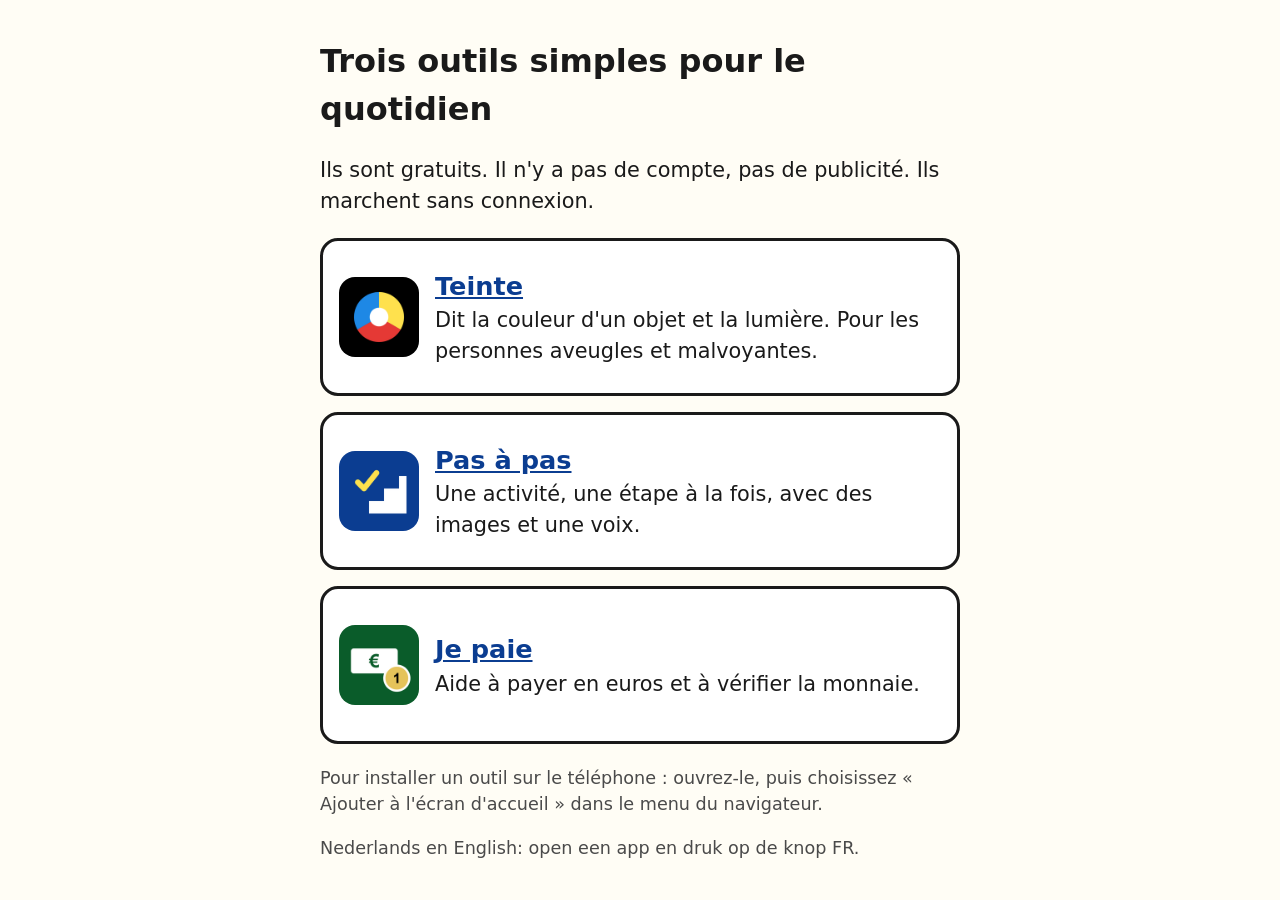
<file: index.html>
<!doctype html>
<html lang="fr">
<head>
<meta charset="utf-8">
<meta name="viewport" content="width=device-width, initial-scale=1">
<meta name="description" content="Trois applications gratuites, sans compte et hors ligne : Teinte pour les couleurs et la lumière, Pas à pas pour les activités du quotidien, Je paie pour l'argent en euros.">
<title>Trois outils simples pour le quotidien</title>
<style>
body { margin: 0; padding: 16px; background: #fffdf5; color: #1a1a1a; font-family: system-ui, -apple-system, "Segoe UI", Roboto, Arial, sans-serif; font-size: 1.3rem; line-height: 1.5; }
main { max-width: 640px; margin: 0 auto; }
h1 { font-size: 2rem; }
ul { list-style: none; padding: 0; display: flex; flex-direction: column; gap: 16px; }
a.carte { display: flex; gap: 16px; align-items: center; padding: 16px; min-height: 120px; border: 3px solid #1a1a1a; border-radius: 18px; background: #fff; color: #1a1a1a; text-decoration: none; }
a.carte img { width: 80px; height: 80px; border-radius: 16px; flex: none; }
a.carte strong { display: block; font-size: 1.6rem; color: #0b3d91; text-decoration: underline; }
a:focus-visible { outline: 5px solid #b8860b; outline-offset: 3px; }
.note { color: #4a4a4a; font-size: 1.1rem; }
body { overflow-wrap: anywhere; } h1, p, span { hyphens: auto; min-width: 0; }
</style>
</head>
<body>
<main>
<h1>Trois outils simples pour le quotidien</h1>
<p>Ils sont gratuits. Il n'y a pas de compte, pas de publicité. Ils marchent sans connexion.</p>
<ul>
  <li><a class="carte" href="teinte/"><img src="teinte/icon-192.png" alt=""><span><strong>Teinte</strong>Dit la couleur d'un objet et la lumière. Pour les personnes aveugles et malvoyantes.</span></a></li>
  <li><a class="carte" href="pas-a-pas/"><img src="pas-a-pas/icon-192.png" alt=""><span><strong>Pas à pas</strong>Une activité, une étape à la fois, avec des images et une voix.</span></a></li>
  <li><a class="carte" href="je-paie/"><img src="je-paie/icon-192.png" alt=""><span><strong>Je paie</strong>Aide à payer en euros et à vérifier la monnaie.</span></a></li>
</ul>
<p class="note">Pour installer un outil sur le téléphone : ouvrez-le, puis choisissez « Ajouter à l'écran d'accueil » dans le menu du navigateur.</p>
<p class="note" lang="nl">Nederlands en English: open een app en druk op de knop FR.</p>
</main>
</body>
</html>
</file>
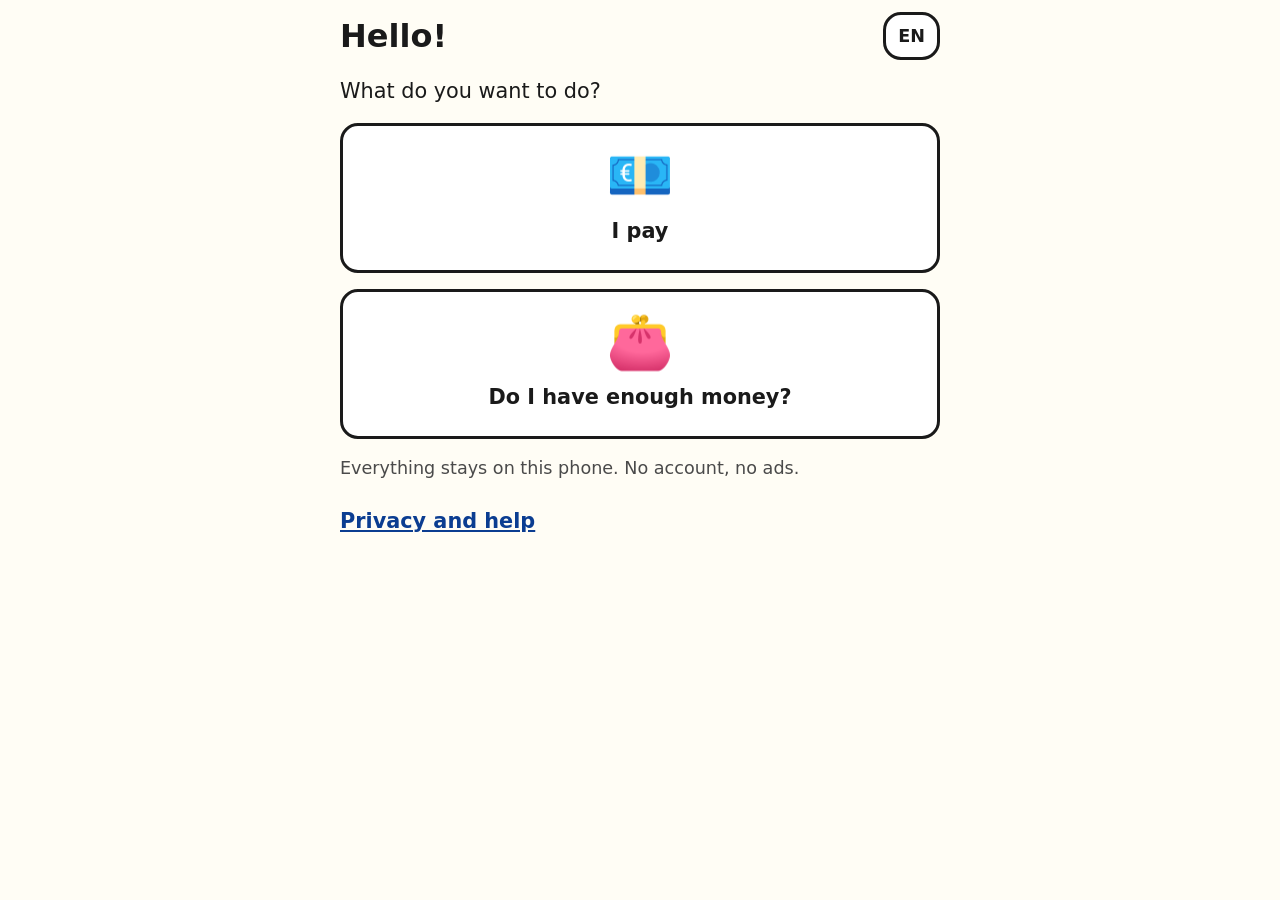
<file: je-paie/index.html>
<!doctype html>
<html lang="fr">
<head>
<meta charset="utf-8">
<meta name="viewport" content="width=device-width, initial-scale=1, viewport-fit=cover">
<meta name="theme-color" content="#0a5c2a">
<meta name="description" content="Je paie aide à payer et à vérifier la monnaie en euros, avec des images et une voix. Gratuit, sans compte, hors ligne.">
<title>Je paie</title>
<link rel="manifest" href="manifest.webmanifest">
<link rel="icon" href="icon.svg" type="image/svg+xml">
<link rel="apple-touch-icon" href="icon-192.png">
<link rel="stylesheet" href="style.css">
</head>
<body>
<main id="app" aria-live="off"></main>
<div id="bravo" class="bravo" hidden role="status"></div>
<p id="annonce" class="sr-only" aria-live="polite"></p>
<script src="app.js"></script>
</body>
</html>
</file>
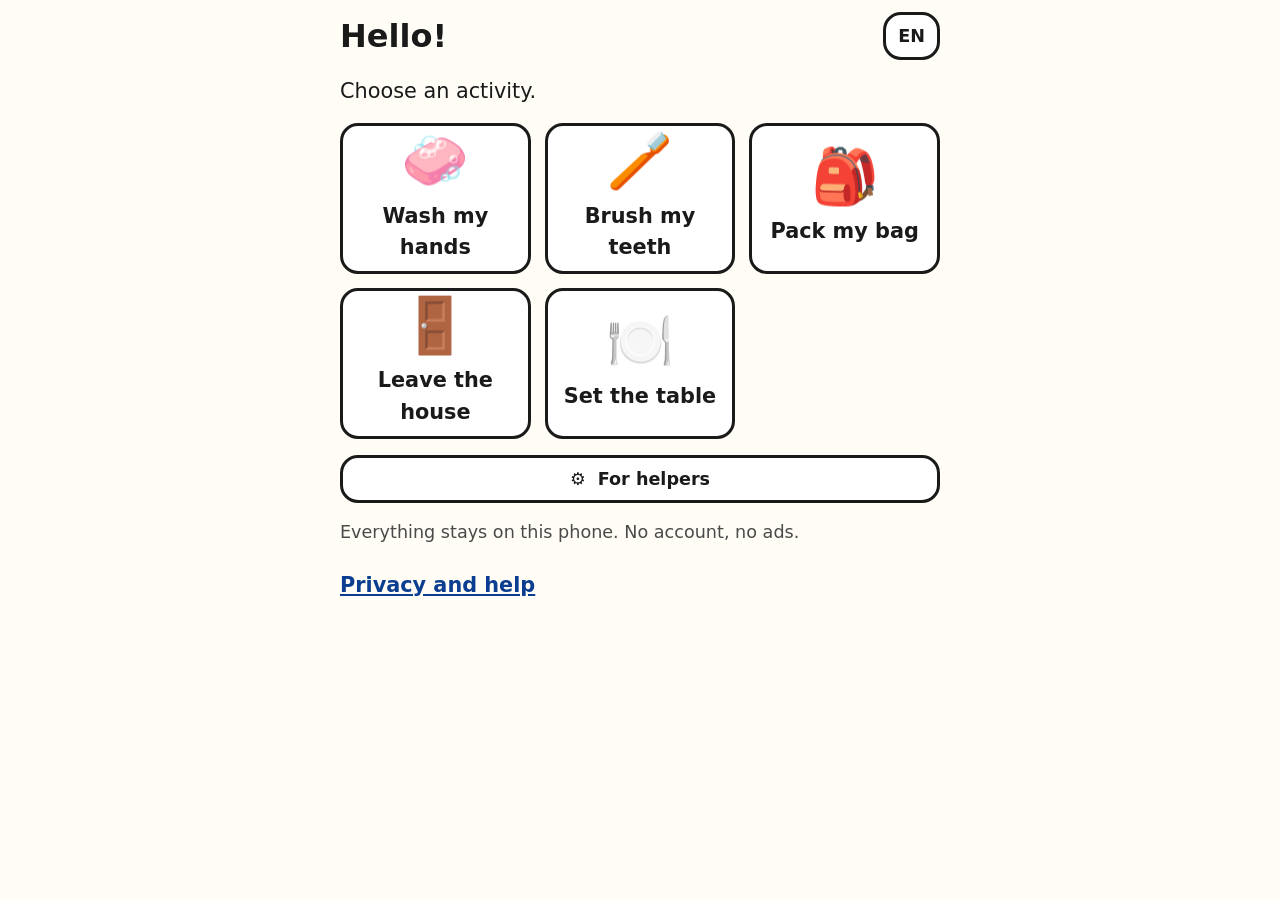
<file: pas-a-pas/index.html>
<!doctype html>
<html lang="fr">
<head>
<meta charset="utf-8">
<meta name="viewport" content="width=device-width, initial-scale=1, viewport-fit=cover">
<meta name="theme-color" content="#0b3d91">
<meta name="description" content="Pas à pas montre une activité étape par étape, avec des images, une voix et des encouragements. Gratuit, sans compte, hors ligne.">
<title>Pas à pas</title>
<link rel="manifest" href="manifest.webmanifest">
<link rel="icon" href="icon.svg" type="image/svg+xml">
<link rel="apple-touch-icon" href="icon-192.png">
<link rel="stylesheet" href="style.css">
</head>
<body>
<main id="app" aria-live="off"></main>
<div id="bravo" class="bravo" hidden role="status"></div>
<p id="annonce" class="sr-only" aria-live="polite"></p>
<script src="app.js"></script>
</body>
</html>
</file>
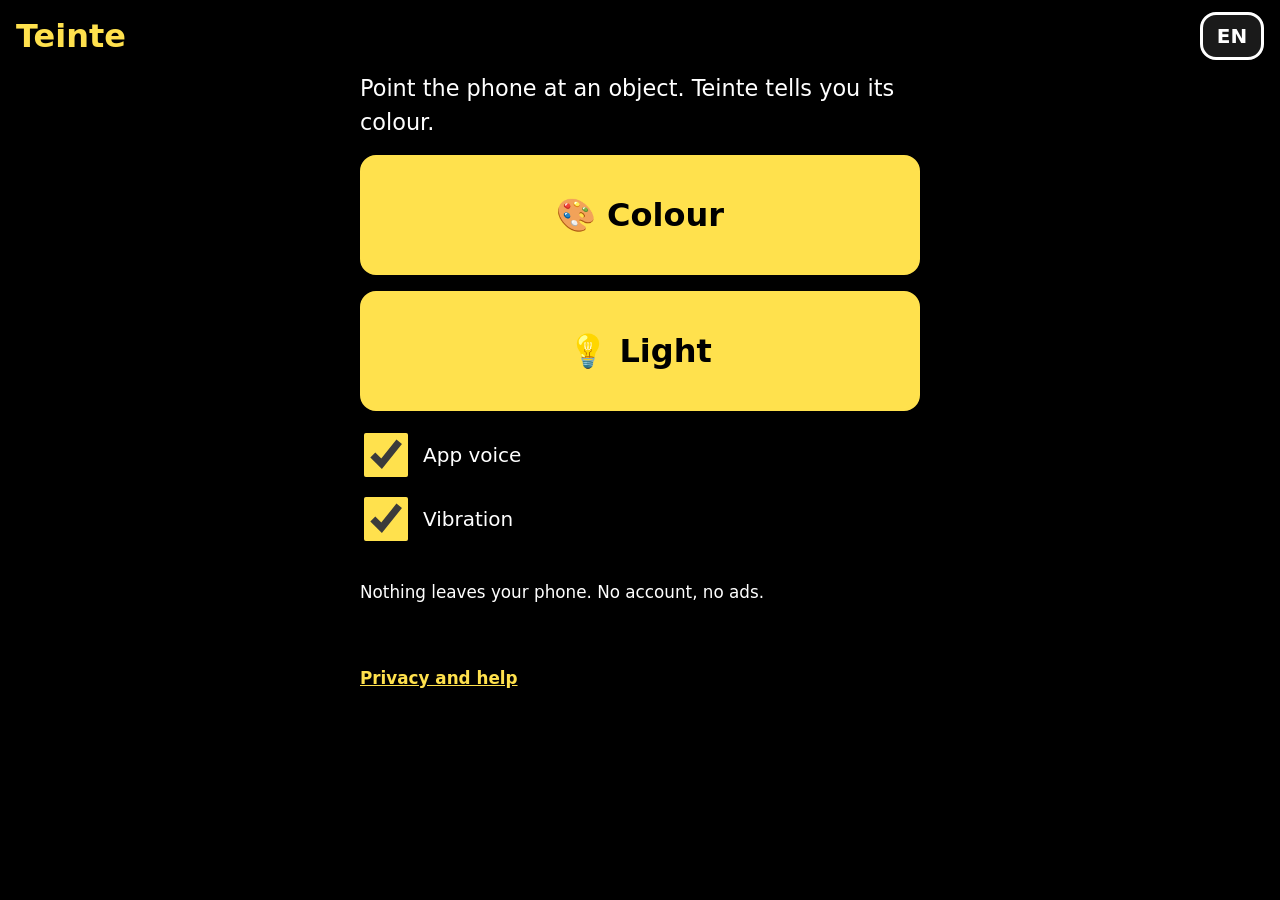
<file: teinte/index.html>
<!doctype html>
<html lang="fr">
<head>
<meta charset="utf-8">
<meta name="viewport" content="width=device-width, initial-scale=1, viewport-fit=cover">
<meta name="theme-color" content="#000000">
<meta name="description" content="Teinte annonce à voix haute la couleur d'un objet et la lumière d'une pièce, avec l'appareil photo du téléphone. Gratuit, sans compte, hors ligne.">
<title>Teinte – couleurs et lumière</title>
<link rel="manifest" href="manifest.webmanifest">
<link rel="icon" href="icon.svg" type="image/svg+xml">
<link rel="apple-touch-icon" href="icon-192.png">
<link rel="stylesheet" href="style.css">
</head>
<body>
<header>
  <h1 id="titre">Teinte</h1>
  <button id="btn-langue" class="petit" type="button" aria-label="Changer de langue">FR</button>
</header>

<main>
  <!-- Écran d'accueil -->
  <section id="ecran-accueil" class="ecran" aria-labelledby="titre">
    <p id="intro" class="intro">Pointez le téléphone vers un objet. Teinte vous dit sa couleur.</p>
    <button id="btn-couleur" class="gros" type="button"><span aria-hidden="true">🎨</span> <span id="lbl-couleur">Couleur</span></button>
    <button id="btn-lumiere" class="gros" type="button"><span aria-hidden="true">💡</span> <span id="lbl-lumiere">Lumière</span></button>
    <div class="options">
      <label class="interrupteur"><input type="checkbox" id="opt-voix" checked> <span id="lbl-voix">Voix de l'application</span></label>
      <label class="interrupteur"><input type="checkbox" id="opt-vibre" checked> <span id="lbl-vibre">Vibrations</span></label>
    </div>
    <p class="note" id="note-vie-privee">Rien ne quitte votre téléphone. Pas de compte, pas de publicité.</p>
    <p class="note"><a id="lien-conf" href="confidentialite.html">Confidentialité et aide</a></p>
  </section>

  <!-- Écran de mesure -->
  <section id="ecran-mesure" class="ecran" hidden aria-labelledby="titre-mesure">
    <h2 id="titre-mesure">Couleur</h2>
    <div class="visee">
      <video id="video" playsinline muted aria-hidden="true"></video>
      <div class="mire" aria-hidden="true"></div>
    </div>
    <div id="pastille" class="pastille" aria-hidden="true"></div>
    <p id="resultat" class="resultat">…</p>
    <p id="annonce" class="sr-only" aria-live="polite"></p>
    <button id="btn-annoncer" class="gros" type="button"><span aria-hidden="true">🔊</span> <span id="lbl-annoncer">Annoncer</span></button>
    <button id="btn-auto" class="moyen" type="button" aria-pressed="false"><span id="lbl-auto">Annonce automatique</span></button>
    <button id="btn-lampe" class="moyen" type="button" aria-pressed="false" hidden><span id="lbl-lampe">Allumer la lampe</span></button>
    <button id="btn-retour" class="moyen" type="button"><span aria-hidden="true">⬅</span> <span id="lbl-retour">Retour</span></button>
  </section>
</main>
<canvas id="toile" width="64" height="64" hidden></canvas>
<script src="app.js"></script>
</body>
</html>
</file>
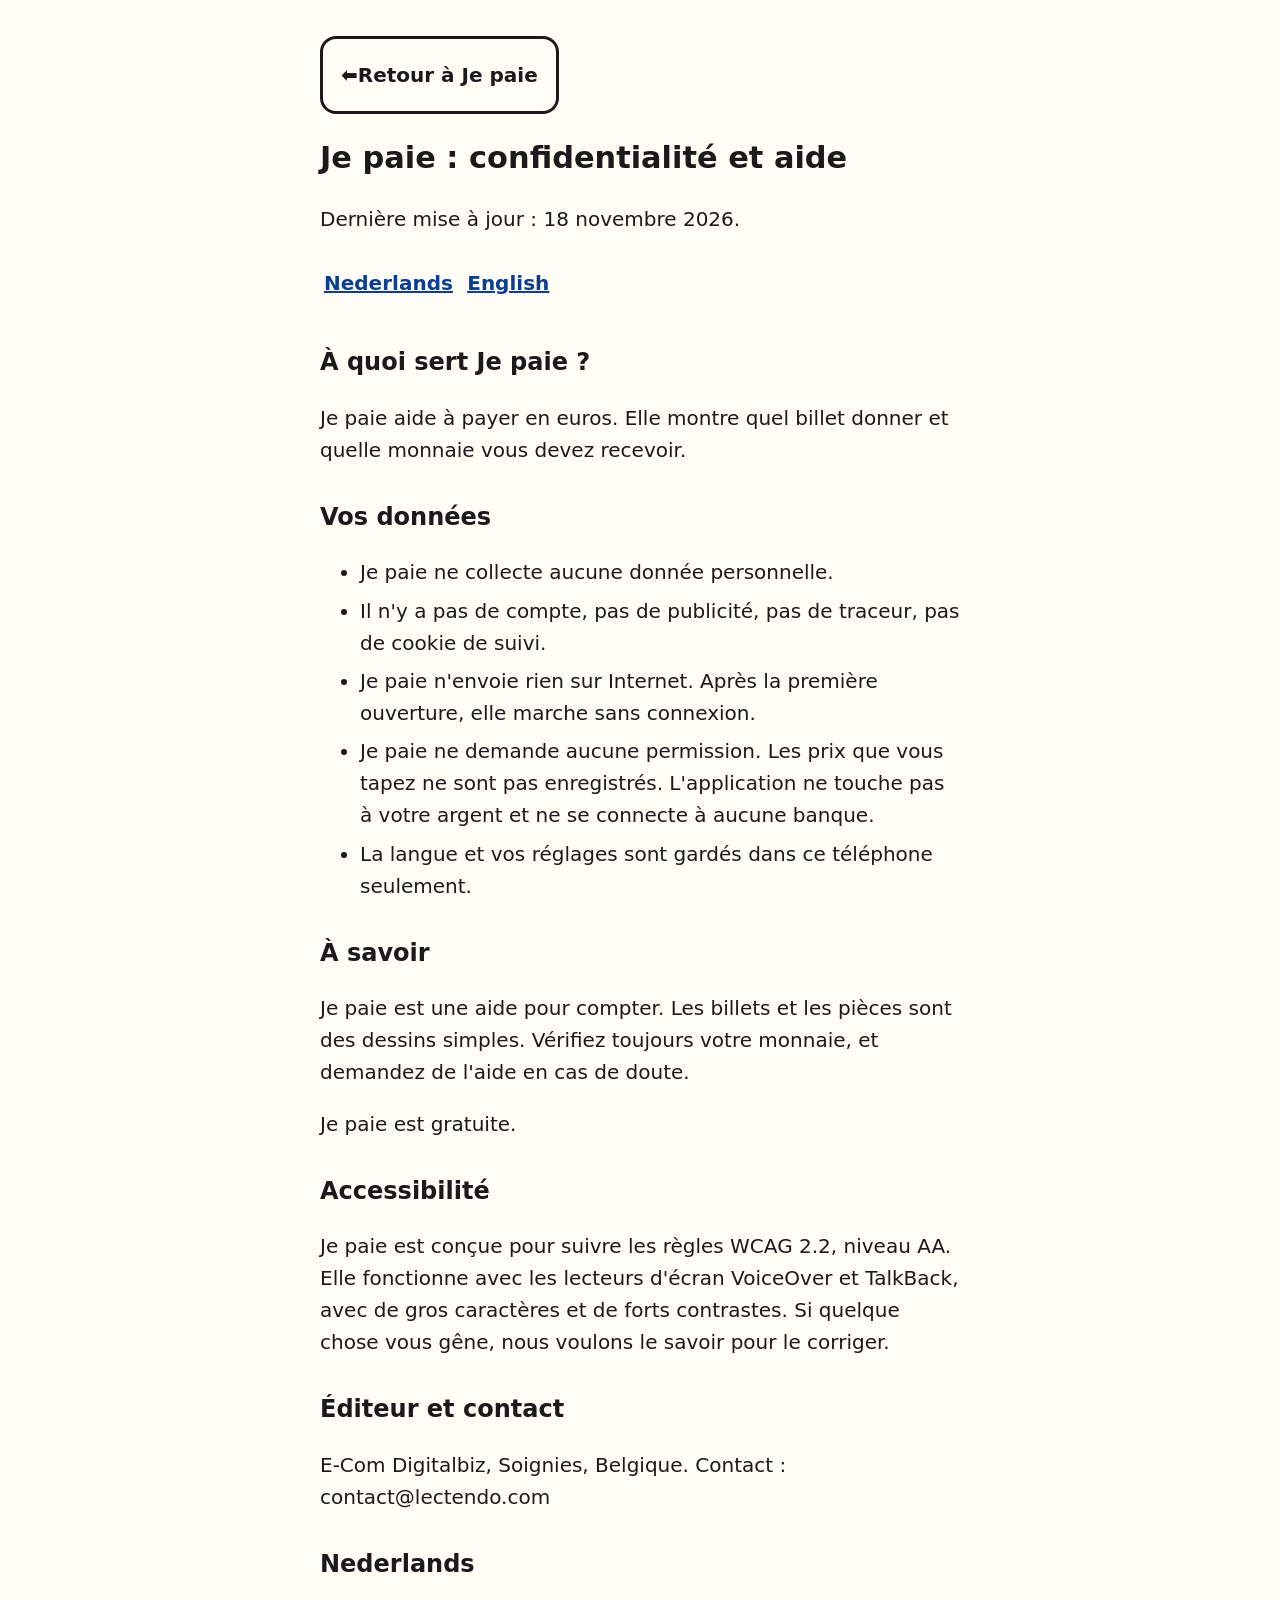
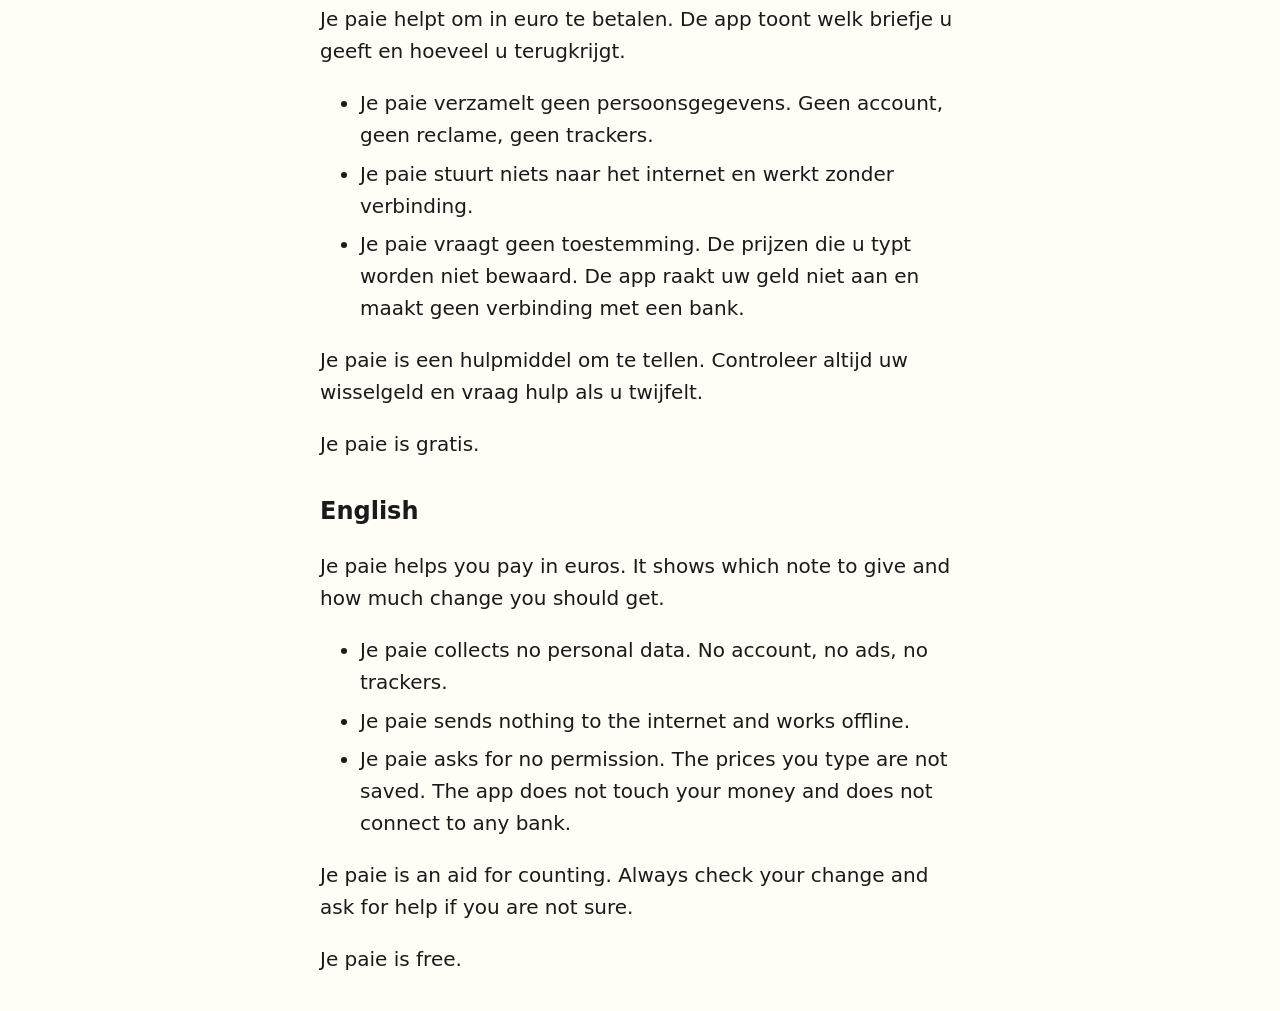
<file: je-paie/confidentialite.html>
<!doctype html>
<html lang="fr">
<head>
<meta charset="utf-8">
<meta name="viewport" content="width=device-width, initial-scale=1">
<title>Je paie – confidentialité et aide</title>
<link rel="icon" href="icon.svg" type="image/svg+xml">
<style>
body { margin: 0; padding: 16px; background: #fffdf5; color: #1a1a1a; font-family: system-ui, -apple-system, "Segoe UI", Roboto, Arial, sans-serif; font-size: 1.25rem; line-height: 1.6; }
main { max-width: 640px; margin: 0 auto; }
h1 { font-size: 1.9rem; } h2 { font-size: 1.5rem; margin-top: 2rem; }
a { color: #0b3d91; font-weight: 700; }
.retour { display: inline-flex; align-items: center; min-height: 56px; padding: 8px 18px; border: 3px solid #1a1a1a; border-radius: 16px; text-decoration: none; color: #1a1a1a; }
p a:not(.retour) { display: inline-block; padding: 12px 4px; }
a:focus-visible { outline: 5px solid #b8860b; outline-offset: 3px; }
li { margin-bottom: .4rem; }
body { overflow-wrap: anywhere; } h1, h2, p, li, a { hyphens: auto; min-width: 0; }
</style>
</head>
<body>
<main>
<p><a class="retour" href="index.html"><span aria-hidden="true">⬅ </span>Retour à Je paie</a></p>
<h1>Je paie : confidentialité et aide</h1>
<p>Dernière mise à jour : 18 novembre 2026.</p>
<p><a href="#nl" lang="nl">Nederlands</a> <a href="#en" lang="en">English</a></p>

<h2>À quoi sert Je paie ?</h2>
<p>Je paie aide à payer en euros. Elle montre quel billet donner et quelle monnaie vous devez recevoir.</p>

<h2>Vos données</h2>
<ul>
<li>Je paie ne collecte aucune donnée personnelle.</li>
<li>Il n'y a pas de compte, pas de publicité, pas de traceur, pas de cookie de suivi.</li>
<li>Je paie n'envoie rien sur Internet. Après la première ouverture, elle marche sans connexion.</li>
<li>Je paie ne demande aucune permission. Les prix que vous tapez ne sont pas enregistrés. L'application ne touche pas à votre argent et ne se connecte à aucune banque.</li>
<li>La langue et vos réglages sont gardés dans ce téléphone seulement.</li>
</ul>

<h2>À savoir</h2>
<p>Je paie est une aide pour compter. Les billets et les pièces sont des dessins simples. Vérifiez toujours votre monnaie, et demandez de l'aide en cas de doute.</p>
<p>Je paie est gratuite.</p>

<h2>Accessibilité</h2>
<p>Je paie est conçue pour suivre les règles WCAG 2.2, niveau AA. Elle fonctionne avec les lecteurs d'écran VoiceOver et TalkBack, avec de gros caractères et de forts contrastes. Si quelque chose vous gêne, nous voulons le savoir pour le corriger.</p>

<h2>Éditeur et contact</h2>
<p>E-Com Digitalbiz, Soignies, Belgique. Contact : contact@lectendo.com</p>

<h2 id="nl" lang="nl">Nederlands</h2>
<div lang="nl">
<p>Je paie helpt om in euro te betalen. De app toont welk briefje u geeft en hoeveel u terugkrijgt.</p>
<ul>
<li>Je paie verzamelt geen persoonsgegevens. Geen account, geen reclame, geen trackers.</li>
<li>Je paie stuurt niets naar het internet en werkt zonder verbinding.</li>
<li>Je paie vraagt geen toestemming. De prijzen die u typt worden niet bewaard. De app raakt uw geld niet aan en maakt geen verbinding met een bank.</li>
</ul>
<p>Je paie is een hulpmiddel om te tellen. Controleer altijd uw wisselgeld en vraag hulp als u twijfelt.</p>
<p>Je paie is gratis.</p>
</div>

<h2 id="en" lang="en">English</h2>
<div lang="en">
<p>Je paie helps you pay in euros. It shows which note to give and how much change you should get.</p>
<ul>
<li>Je paie collects no personal data. No account, no ads, no trackers.</li>
<li>Je paie sends nothing to the internet and works offline.</li>
<li>Je paie asks for no permission. The prices you type are not saved. The app does not touch your money and does not connect to any bank.</li>
</ul>
<p>Je paie is an aid for counting. Always check your change and ask for help if you are not sure.</p>
<p>Je paie is free.</p>
</div>
</main>
</body>
</html>
</file>
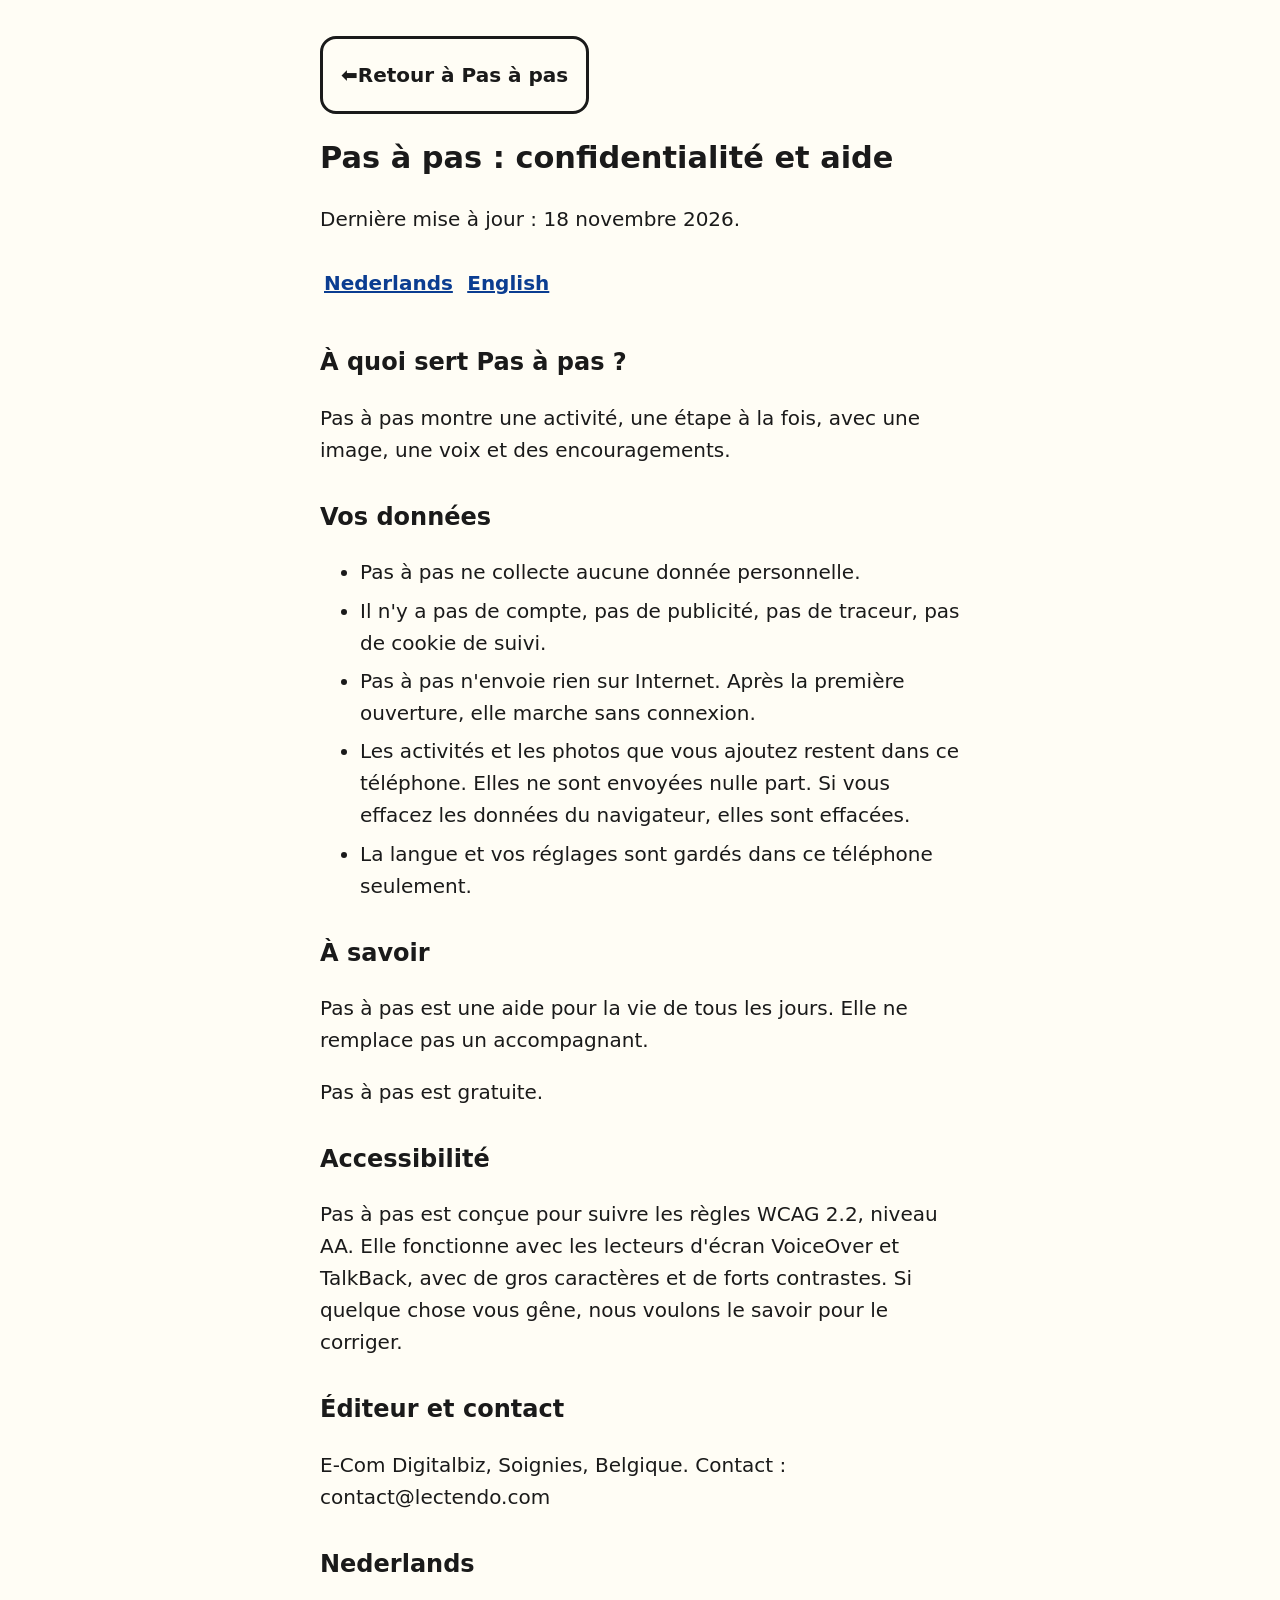
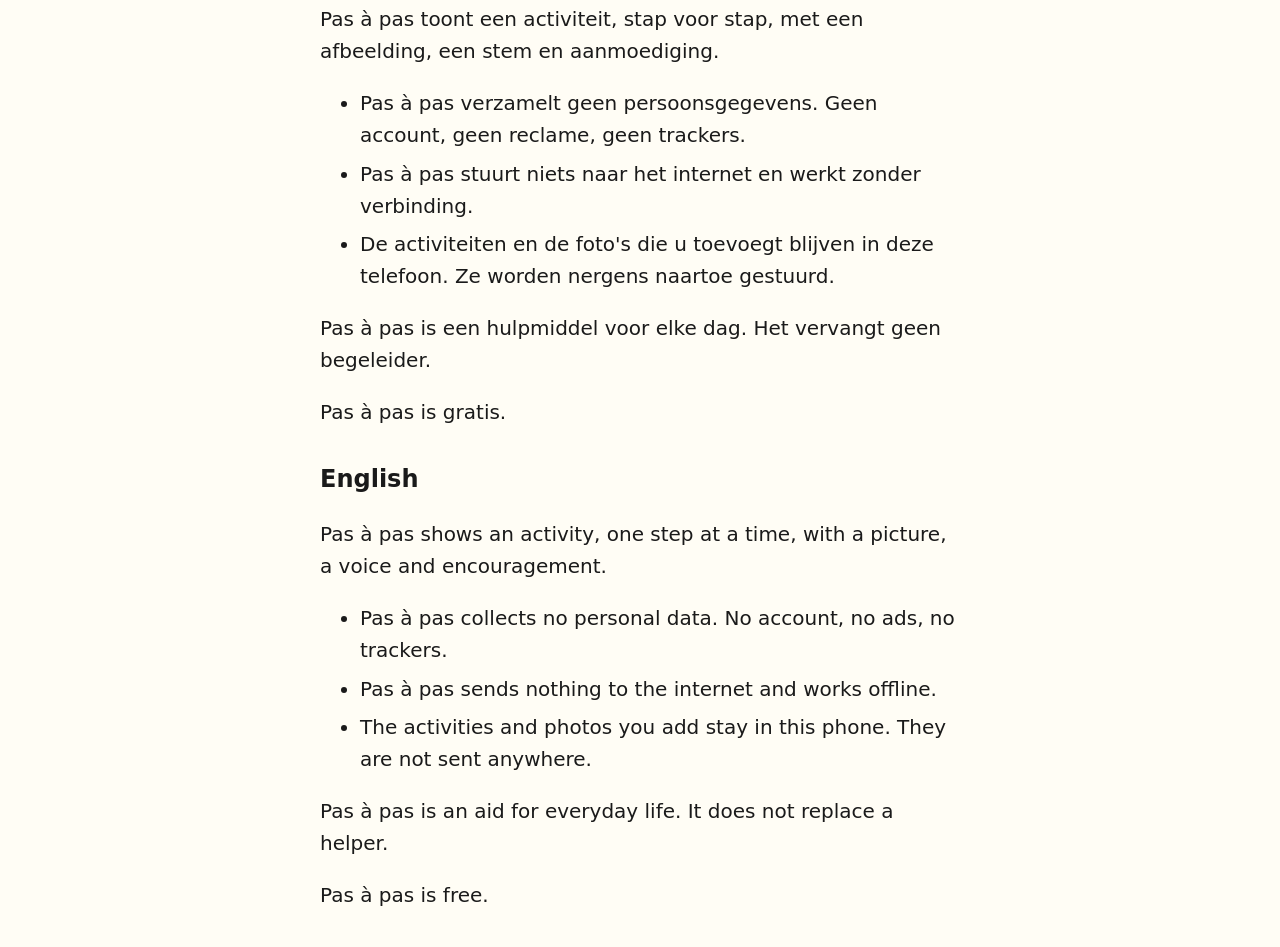
<file: pas-a-pas/confidentialite.html>
<!doctype html>
<html lang="fr">
<head>
<meta charset="utf-8">
<meta name="viewport" content="width=device-width, initial-scale=1">
<title>Pas à pas – confidentialité et aide</title>
<link rel="icon" href="icon.svg" type="image/svg+xml">
<style>
body { margin: 0; padding: 16px; background: #fffdf5; color: #1a1a1a; font-family: system-ui, -apple-system, "Segoe UI", Roboto, Arial, sans-serif; font-size: 1.25rem; line-height: 1.6; }
main { max-width: 640px; margin: 0 auto; }
h1 { font-size: 1.9rem; } h2 { font-size: 1.5rem; margin-top: 2rem; }
a { color: #0b3d91; font-weight: 700; }
.retour { display: inline-flex; align-items: center; min-height: 56px; padding: 8px 18px; border: 3px solid #1a1a1a; border-radius: 16px; text-decoration: none; color: #1a1a1a; }
p a:not(.retour) { display: inline-block; padding: 12px 4px; }
a:focus-visible { outline: 5px solid #b8860b; outline-offset: 3px; }
li { margin-bottom: .4rem; }
body { overflow-wrap: anywhere; } h1, h2, p, li, a { hyphens: auto; min-width: 0; }
</style>
</head>
<body>
<main>
<p><a class="retour" href="index.html"><span aria-hidden="true">⬅ </span>Retour à Pas à pas</a></p>
<h1>Pas à pas : confidentialité et aide</h1>
<p>Dernière mise à jour : 18 novembre 2026.</p>
<p><a href="#nl" lang="nl">Nederlands</a> <a href="#en" lang="en">English</a></p>

<h2>À quoi sert Pas à pas ?</h2>
<p>Pas à pas montre une activité, une étape à la fois, avec une image, une voix et des encouragements.</p>

<h2>Vos données</h2>
<ul>
<li>Pas à pas ne collecte aucune donnée personnelle.</li>
<li>Il n'y a pas de compte, pas de publicité, pas de traceur, pas de cookie de suivi.</li>
<li>Pas à pas n'envoie rien sur Internet. Après la première ouverture, elle marche sans connexion.</li>
<li>Les activités et les photos que vous ajoutez restent dans ce téléphone. Elles ne sont envoyées nulle part. Si vous effacez les données du navigateur, elles sont effacées.</li>
<li>La langue et vos réglages sont gardés dans ce téléphone seulement.</li>
</ul>

<h2>À savoir</h2>
<p>Pas à pas est une aide pour la vie de tous les jours. Elle ne remplace pas un accompagnant.</p>
<p>Pas à pas est gratuite.</p>

<h2>Accessibilité</h2>
<p>Pas à pas est conçue pour suivre les règles WCAG 2.2, niveau AA. Elle fonctionne avec les lecteurs d'écran VoiceOver et TalkBack, avec de gros caractères et de forts contrastes. Si quelque chose vous gêne, nous voulons le savoir pour le corriger.</p>

<h2>Éditeur et contact</h2>
<p>E-Com Digitalbiz, Soignies, Belgique. Contact : contact@lectendo.com</p>

<h2 id="nl" lang="nl">Nederlands</h2>
<div lang="nl">
<p>Pas à pas toont een activiteit, stap voor stap, met een afbeelding, een stem en aanmoediging.</p>
<ul>
<li>Pas à pas verzamelt geen persoonsgegevens. Geen account, geen reclame, geen trackers.</li>
<li>Pas à pas stuurt niets naar het internet en werkt zonder verbinding.</li>
<li>De activiteiten en de foto's die u toevoegt blijven in deze telefoon. Ze worden nergens naartoe gestuurd.</li>
</ul>
<p>Pas à pas is een hulpmiddel voor elke dag. Het vervangt geen begeleider.</p>
<p>Pas à pas is gratis.</p>
</div>

<h2 id="en" lang="en">English</h2>
<div lang="en">
<p>Pas à pas shows an activity, one step at a time, with a picture, a voice and encouragement.</p>
<ul>
<li>Pas à pas collects no personal data. No account, no ads, no trackers.</li>
<li>Pas à pas sends nothing to the internet and works offline.</li>
<li>The activities and photos you add stay in this phone. They are not sent anywhere.</li>
</ul>
<p>Pas à pas is an aid for everyday life. It does not replace a helper.</p>
<p>Pas à pas is free.</p>
</div>
</main>
</body>
</html>
</file>
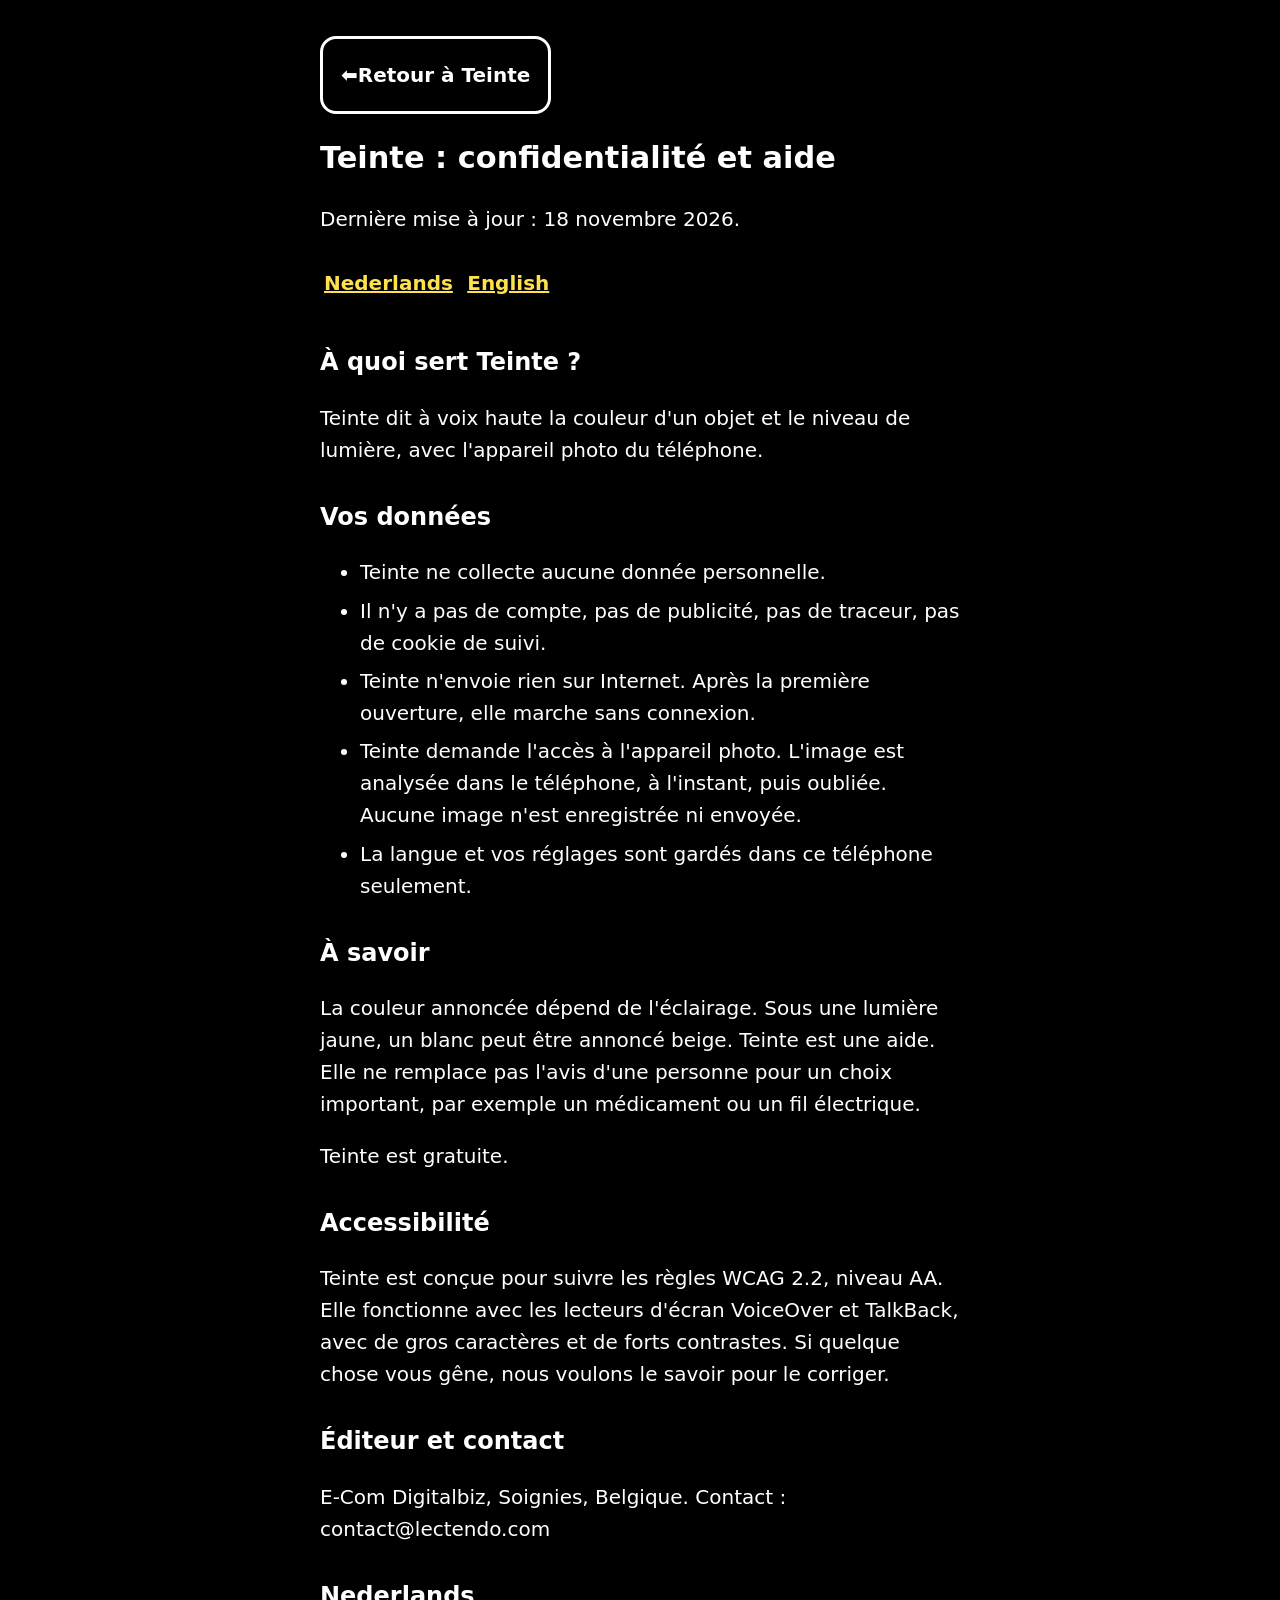
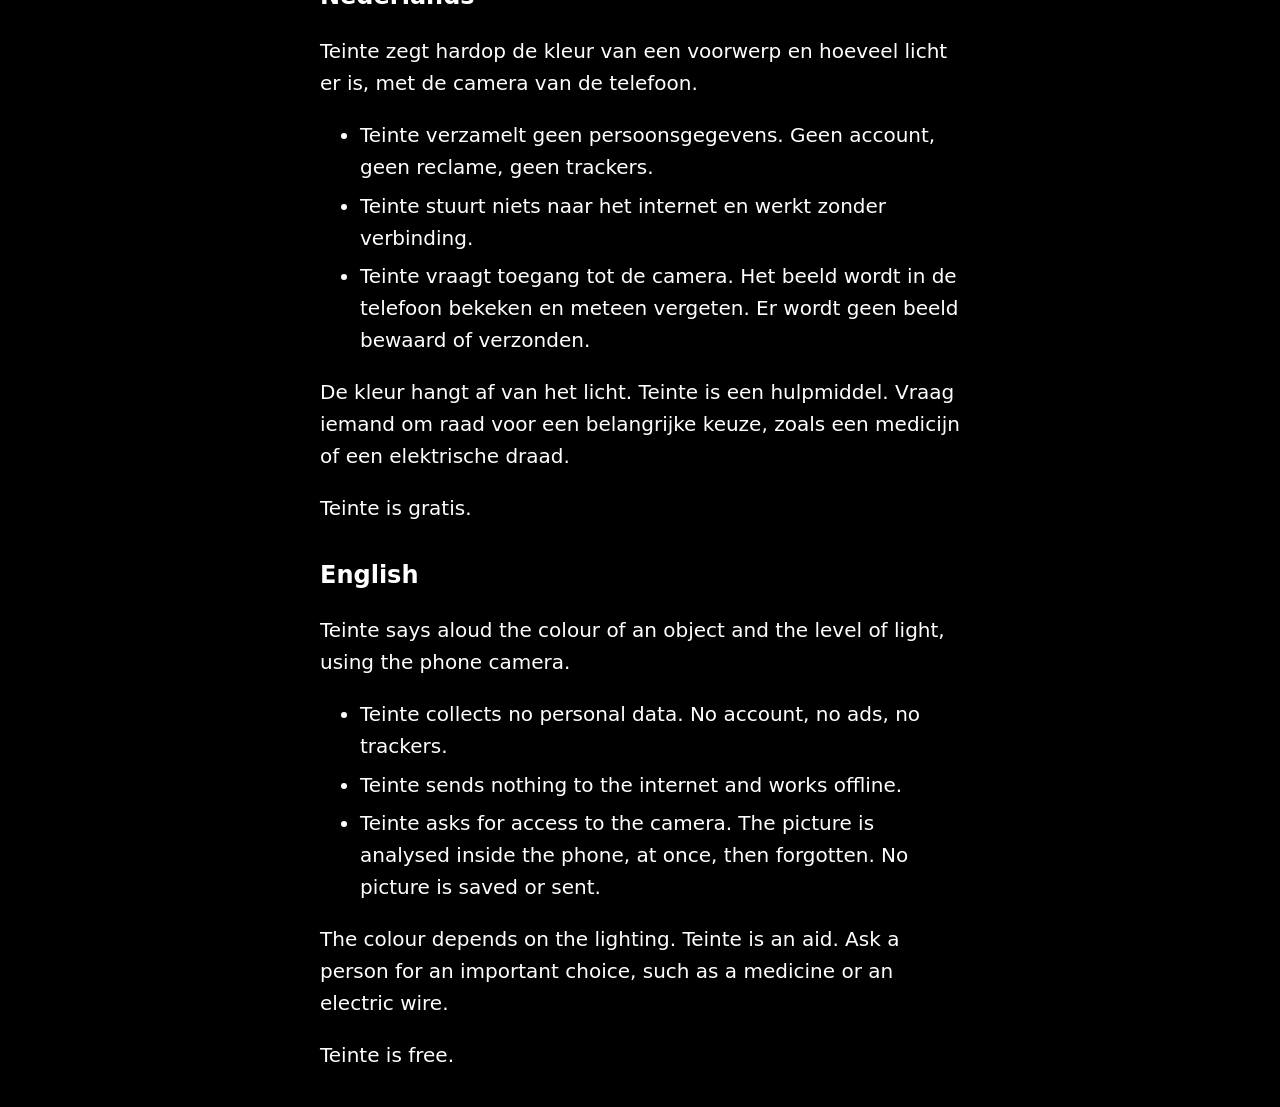
<file: teinte/confidentialite.html>
<!doctype html>
<html lang="fr">
<head>
<meta charset="utf-8">
<meta name="viewport" content="width=device-width, initial-scale=1">
<title>Teinte – confidentialité et aide</title>
<link rel="icon" href="icon.svg" type="image/svg+xml">
<style>
body { margin: 0; padding: 16px; background: #000000; color: #ffffff; font-family: system-ui, -apple-system, "Segoe UI", Roboto, Arial, sans-serif; font-size: 1.25rem; line-height: 1.6; }
main { max-width: 640px; margin: 0 auto; }
h1 { font-size: 1.9rem; } h2 { font-size: 1.5rem; margin-top: 2rem; }
a { color: #ffe14d; font-weight: 700; }
.retour { display: inline-flex; align-items: center; min-height: 56px; padding: 8px 18px; border: 3px solid #ffffff; border-radius: 16px; text-decoration: none; color: #ffffff; }
p a:not(.retour) { display: inline-block; padding: 12px 4px; }
a:focus-visible { outline: 5px solid #b8860b; outline-offset: 3px; }
li { margin-bottom: .4rem; }
body { overflow-wrap: anywhere; } h1, h2, p, li, a { hyphens: auto; min-width: 0; }
</style>
</head>
<body>
<main>
<p><a class="retour" href="index.html"><span aria-hidden="true">⬅ </span>Retour à Teinte</a></p>
<h1>Teinte : confidentialité et aide</h1>
<p>Dernière mise à jour : 18 novembre 2026.</p>
<p><a href="#nl" lang="nl">Nederlands</a> <a href="#en" lang="en">English</a></p>

<h2>À quoi sert Teinte ?</h2>
<p>Teinte dit à voix haute la couleur d'un objet et le niveau de lumière, avec l'appareil photo du téléphone.</p>

<h2>Vos données</h2>
<ul>
<li>Teinte ne collecte aucune donnée personnelle.</li>
<li>Il n'y a pas de compte, pas de publicité, pas de traceur, pas de cookie de suivi.</li>
<li>Teinte n'envoie rien sur Internet. Après la première ouverture, elle marche sans connexion.</li>
<li>Teinte demande l'accès à l'appareil photo. L'image est analysée dans le téléphone, à l'instant, puis oubliée. Aucune image n'est enregistrée ni envoyée.</li>
<li>La langue et vos réglages sont gardés dans ce téléphone seulement.</li>
</ul>

<h2>À savoir</h2>
<p>La couleur annoncée dépend de l'éclairage. Sous une lumière jaune, un blanc peut être annoncé beige. Teinte est une aide. Elle ne remplace pas l'avis d'une personne pour un choix important, par exemple un médicament ou un fil électrique.</p>
<p>Teinte est gratuite.</p>

<h2>Accessibilité</h2>
<p>Teinte est conçue pour suivre les règles WCAG 2.2, niveau AA. Elle fonctionne avec les lecteurs d'écran VoiceOver et TalkBack, avec de gros caractères et de forts contrastes. Si quelque chose vous gêne, nous voulons le savoir pour le corriger.</p>

<h2>Éditeur et contact</h2>
<p>E-Com Digitalbiz, Soignies, Belgique. Contact : contact@lectendo.com</p>

<h2 id="nl" lang="nl">Nederlands</h2>
<div lang="nl">
<p>Teinte zegt hardop de kleur van een voorwerp en hoeveel licht er is, met de camera van de telefoon.</p>
<ul>
<li>Teinte verzamelt geen persoonsgegevens. Geen account, geen reclame, geen trackers.</li>
<li>Teinte stuurt niets naar het internet en werkt zonder verbinding.</li>
<li>Teinte vraagt toegang tot de camera. Het beeld wordt in de telefoon bekeken en meteen vergeten. Er wordt geen beeld bewaard of verzonden.</li>
</ul>
<p>De kleur hangt af van het licht. Teinte is een hulpmiddel. Vraag iemand om raad voor een belangrijke keuze, zoals een medicijn of een elektrische draad.</p>
<p>Teinte is gratis.</p>
</div>

<h2 id="en" lang="en">English</h2>
<div lang="en">
<p>Teinte says aloud the colour of an object and the level of light, using the phone camera.</p>
<ul>
<li>Teinte collects no personal data. No account, no ads, no trackers.</li>
<li>Teinte sends nothing to the internet and works offline.</li>
<li>Teinte asks for access to the camera. The picture is analysed inside the phone, at once, then forgotten. No picture is saved or sent.</li>
</ul>
<p>The colour depends on the lighting. Teinte is an aid. Ask a person for an important choice, such as a medicine or an electric wire.</p>
<p>Teinte is free.</p>
</div>
</main>
</body>
</html>
</file>
<file: je-paie/style.css>
/* Pas à pas – lisible, gros boutons, contraste AAA (7:1 au moins) */
:root {
  --fond: #fffdf5;
  --texte: #1a1a1a;
  --carte: #ffffff;
  --bord: #1a1a1a;
  --bleu: #0b3d91;   /* 10,6:1 sur blanc */
  --vert: #0a5c2a;   /* 8,1:1 sur blanc */
  --rouge: #8a1010;  /* 9,4:1 sur blanc */
  --doux: #4a4a4a;   /* 8,9:1 sur blanc */
  --focus: #b8860b;
}
* { box-sizing: border-box; }
html { -webkit-text-size-adjust: 100%; }
body {
  margin: 0; background: var(--fond); color: var(--texte);
  font-family: "Luciole", "Atkinson Hyperlegible", system-ui, -apple-system, "Segoe UI", Roboto, Arial, sans-serif;
  font-size: 1.3rem; line-height: 1.5;
  padding: env(safe-area-inset-top) 16px calc(env(safe-area-inset-bottom) + 16px);
}
main { max-width: 600px; margin: 0 auto; display: flex; flex-direction: column; gap: 16px; padding-top: 12px; }
h1 { font-size: 2rem; margin: 0; }
h2 { font-size: 1.7rem; margin: 0; }
p { margin: 0; }
.barre { display: flex; justify-content: space-between; align-items: center; gap: 8px; }
button, .bouton {
  font: inherit; font-weight: 700; cursor: pointer; border-radius: 18px; border: 3px solid var(--bord);
  background: var(--carte); color: var(--texte); min-height: 56px; padding: 8px 16px;
  display: inline-flex; align-items: center; justify-content: center; gap: 12px; text-decoration: none;
  touch-action: manipulation;
}
button:focus-visible, input:focus-visible, select:focus-visible, .bouton:focus-visible {
  outline: 5px solid var(--focus); outline-offset: 3px;
}
.principal { background: var(--vert); color: #fff; border-color: var(--vert); min-height: 96px; font-size: 1.8rem; width: 100%; }
.ecouter { background: var(--bleu); color: #fff; border-color: var(--bleu); min-height: 72px; font-size: 1.5rem; width: 100%; }
.danger { color: var(--rouge); border-color: var(--rouge); }
.petit { min-height: 48px; font-size: 1.1rem; padding: 6px 12px; }
.grille { display: grid; grid-template-columns: repeat(auto-fill, minmax(150px, 1fr)); gap: 14px; }
.carte { flex-direction: column; min-height: 150px; font-size: 1.3rem; text-align: center; background: var(--carte); }
.carte .emoji { font-size: 3.4rem; line-height: 1; }
.progression { display: flex; gap: 8px; justify-content: center; flex-wrap: wrap; }
.point { width: 22px; height: 22px; border-radius: 50%; border: 3px solid var(--bord); background: var(--carte); }
.point.fait { background: var(--vert); border-color: var(--vert); }
.point.actuel { background: var(--bleu); border-color: var(--bleu); transform: scale(1.25); }
.image-etape { display: flex; align-items: center; justify-content: center; min-height: 220px; font-size: 9rem; line-height: 1;
  background: var(--carte); border: 3px solid var(--bord); border-radius: 24px; overflow: hidden; }
.image-etape img { width: 100%; max-height: 320px; object-fit: contain; }
.texte-etape { font-size: 2rem; font-weight: 800; text-align: center; }
.minuteur { text-align: center; font-size: 3rem; font-weight: 800; font-variant-numeric: tabular-nums; }
.jauge { height: 28px; border: 3px solid var(--bord); border-radius: 14px; overflow: hidden; background: var(--carte); }
.jauge > div { height: 100%; background: var(--bleu); width: 0; }
.bravo { position: fixed; inset: 0; display: flex; flex-direction: column; align-items: center; justify-content: center;
  background: rgba(255, 253, 245, 0.97); font-size: 2.6rem; font-weight: 800; color: var(--vert); text-align: center; z-index: 10; padding: 16px; }
.bravo[hidden] { display: none; }
.bravo .emoji { font-size: 8rem; animation: saut 0.6s ease-out; }
@keyframes saut { from { transform: scale(0.4); } to { transform: scale(1); } }
.fin .emoji { font-size: 7rem; text-align: center; }
fieldset { border: 3px solid var(--bord); border-radius: 18px; padding: 12px; display: flex; flex-direction: column; gap: 10px; margin: 0; }
legend { font-weight: 800; padding: 0 6px; }
label { font-weight: 700; display: block; }
input[type="text"], input[type="number"], select {
  font: inherit; width: 100%; min-height: 56px; padding: 8px 12px; border: 3px solid var(--bord); border-radius: 12px; background: #fff; color: var(--texte);
}
.choix-emoji { display: grid; grid-template-columns: repeat(auto-fill, minmax(56px, 1fr)); gap: 6px; }
.choix-emoji button { font-size: 1.8rem; padding: 0; min-height: 56px; }
.choix-emoji button[aria-pressed="true"] { background: var(--bleu); border-color: var(--bleu); color: #fff; outline: 4px solid var(--bleu); outline-offset: 2px; }
.ligne { display: flex; gap: 8px; flex-wrap: wrap; }
.aide { color: var(--doux); font-size: 1.1rem; }
.sr-only { position: absolute; width: 1px; height: 1px; overflow: hidden; clip: rect(0 0 0 0); white-space: nowrap; }
.vignette { width: 72px; height: 72px; object-fit: cover; border-radius: 10px; border: 2px solid var(--bord); }
@media (prefers-reduced-motion: reduce) { * { animation: none !important; transition: none !important; } }

/* --- Je paie : clavier et argent --- */
.affichage { font-size: 3.2rem; font-weight: 800; text-align: center; border: 3px solid var(--bord); border-radius: 18px;
  background: #fff; padding: 8px; font-variant-numeric: tabular-nums; min-height: 88px; }
.clavier { display: grid; grid-template-columns: repeat(3, 1fr); gap: 10px; }
.clavier button { min-height: 76px; font-size: 2.2rem; }
.argent { display: flex; flex-wrap: wrap; gap: 14px; justify-content: center; align-items: center; }
.billet { width: 150px; aspect-ratio: 2 / 1; border-radius: 10px; border: 3px solid var(--bord); display: flex; align-items: center; justify-content: center;
  font-size: 2.1rem; font-weight: 800; box-shadow: inset 0 0 0 6px rgba(255,255,255,0.35); }
.b5 { background: #4d4d4d; color: #fff; } .b10 { background: #9c1f24; color: #fff; } .b20 { background: #1d4a94; color: #fff; }
.b50 { background: #f0a43a; color: #000; } .b100 { background: #1b5e20; color: #fff; } .b200 { background: #e6c35c; color: #000; }
.piece { width: 92px; aspect-ratio: 1; border-radius: 50%; border: 3px solid var(--bord); display: flex; align-items: center; justify-content: center;
  font-size: 1.5rem; font-weight: 800; color: #000; }
.p200 { background: radial-gradient(circle, #e5c35a 52%, #c8c8c8 53%); }
.p100 { background: radial-gradient(circle, #d0d0d0 52%, #e5c35a 53%); }
.p50, .p20, .p10 { background: #e5c35a; } .p5, .p2, .p1 { background: #d9935b; }
.p20, .p10 { width: 82px; } .p5, .p2, .p1 { width: 72px; font-size: 1.3rem; }
.groupe { display: flex; flex-direction: column; align-items: center; gap: 6px; }
.fois { font-size: 1.4rem; font-weight: 800; }
.verdict { font-size: 7rem; text-align: center; line-height: 1; }
.oui { color: var(--vert); } .non { color: var(--rouge); }

/* Le titre reçoit le focus à chaque écran (lecteurs d'écran) : pas de cadre, ce n'est pas un élément actif. */
h1[tabindex="-1"]:focus, h2[tabindex="-1"]:focus, p[tabindex="-1"]:focus { outline: none; }
.verdict + h2, .verdict ~ h2 { text-align: center; }

.lien { color: var(--bleu); font-weight: 700; display: inline-flex; align-items: center; min-height: 48px; }
.lien:focus-visible { outline: 5px solid var(--focus); outline-offset: 3px; }

/* Gros caractères (texte à 200 %) et écrans étroits : rien ne dépasse, les mots longs se coupent. */
body { overflow-wrap: anywhere; }
h1, h2, p, button, a, label, li { min-width: 0; hyphens: auto; }
.barre { flex-wrap: wrap; }
button { max-width: 100%; white-space: normal; }
input[type="checkbox"] { flex: none; }
img, video { max-width: 100%; }
</file>
<file: pas-a-pas/style.css>
/* Pas à pas – lisible, gros boutons, contraste AAA (7:1 au moins) */
:root {
  --fond: #fffdf5;
  --texte: #1a1a1a;
  --carte: #ffffff;
  --bord: #1a1a1a;
  --bleu: #0b3d91;   /* 10,6:1 sur blanc */
  --vert: #0a5c2a;   /* 8,1:1 sur blanc */
  --rouge: #8a1010;  /* 9,4:1 sur blanc */
  --doux: #4a4a4a;   /* 8,9:1 sur blanc */
  --focus: #b8860b;
}
* { box-sizing: border-box; }
html { -webkit-text-size-adjust: 100%; }
body {
  margin: 0; background: var(--fond); color: var(--texte);
  font-family: "Luciole", "Atkinson Hyperlegible", system-ui, -apple-system, "Segoe UI", Roboto, Arial, sans-serif;
  font-size: 1.3rem; line-height: 1.5;
  padding: env(safe-area-inset-top) 16px calc(env(safe-area-inset-bottom) + 16px);
}
main { max-width: 600px; margin: 0 auto; display: flex; flex-direction: column; gap: 16px; padding-top: 12px; }
h1 { font-size: 2rem; margin: 0; }
h2 { font-size: 1.7rem; margin: 0; }
p { margin: 0; }
.barre { display: flex; justify-content: space-between; align-items: center; gap: 8px; }
button, .bouton {
  font: inherit; font-weight: 700; cursor: pointer; border-radius: 18px; border: 3px solid var(--bord);
  background: var(--carte); color: var(--texte); min-height: 56px; padding: 8px 16px;
  display: inline-flex; align-items: center; justify-content: center; gap: 12px; text-decoration: none;
  touch-action: manipulation;
}
button:focus-visible, input:focus-visible, select:focus-visible, .bouton:focus-visible {
  outline: 5px solid var(--focus); outline-offset: 3px;
}
.principal { background: var(--vert); color: #fff; border-color: var(--vert); min-height: 96px; font-size: 1.8rem; width: 100%; }
.ecouter { background: var(--bleu); color: #fff; border-color: var(--bleu); min-height: 72px; font-size: 1.5rem; width: 100%; }
.danger { color: var(--rouge); border-color: var(--rouge); }
.petit { min-height: 48px; font-size: 1.1rem; padding: 6px 12px; }
.grille { display: grid; grid-template-columns: repeat(auto-fill, minmax(150px, 1fr)); gap: 14px; }
.carte { flex-direction: column; min-height: 150px; font-size: 1.3rem; text-align: center; background: var(--carte); }
.carte .emoji { font-size: 3.4rem; line-height: 1; }
.progression { display: flex; gap: 8px; justify-content: center; flex-wrap: wrap; }
.point { width: 22px; height: 22px; border-radius: 50%; border: 3px solid var(--bord); background: var(--carte); }
.point.fait { background: var(--vert); border-color: var(--vert); }
.point.actuel { background: var(--bleu); border-color: var(--bleu); transform: scale(1.25); }
.image-etape { display: flex; align-items: center; justify-content: center; min-height: 220px; font-size: 9rem; line-height: 1;
  background: var(--carte); border: 3px solid var(--bord); border-radius: 24px; overflow: hidden; }
.image-etape img { width: 100%; max-height: 320px; object-fit: contain; }
.texte-etape { font-size: 2rem; font-weight: 800; text-align: center; }
.minuteur { text-align: center; font-size: 3rem; font-weight: 800; font-variant-numeric: tabular-nums; }
.jauge { height: 28px; border: 3px solid var(--bord); border-radius: 14px; overflow: hidden; background: var(--carte); }
.jauge > div { height: 100%; background: var(--bleu); width: 0; }
.bravo { position: fixed; inset: 0; display: flex; flex-direction: column; align-items: center; justify-content: center;
  background: rgba(255, 253, 245, 0.97); font-size: 2.6rem; font-weight: 800; color: var(--vert); text-align: center; z-index: 10; padding: 16px; }
.bravo[hidden] { display: none; }
.bravo .emoji { font-size: 8rem; animation: saut 0.6s ease-out; }
@keyframes saut { from { transform: scale(0.4); } to { transform: scale(1); } }
.fin .emoji { font-size: 7rem; text-align: center; }
fieldset { border: 3px solid var(--bord); border-radius: 18px; padding: 12px; display: flex; flex-direction: column; gap: 10px; margin: 0; }
legend { font-weight: 800; padding: 0 6px; }
label { font-weight: 700; display: block; }
input[type="text"], input[type="number"], select {
  font: inherit; width: 100%; min-height: 56px; padding: 8px 12px; border: 3px solid var(--bord); border-radius: 12px; background: #fff; color: var(--texte);
}
.choix-emoji { display: grid; grid-template-columns: repeat(auto-fill, minmax(56px, 1fr)); gap: 6px; }
.choix-emoji button { font-size: 1.8rem; padding: 0; min-height: 56px; }
.choix-emoji button[aria-pressed="true"] { background: var(--bleu); border-color: var(--bleu); color: #fff; outline: 4px solid var(--bleu); outline-offset: 2px; }
.ligne { display: flex; gap: 8px; flex-wrap: wrap; }
.aide { color: var(--doux); font-size: 1.1rem; }
.sr-only { position: absolute; width: 1px; height: 1px; overflow: hidden; clip: rect(0 0 0 0); white-space: nowrap; }
.vignette { width: 72px; height: 72px; object-fit: cover; border-radius: 10px; border: 2px solid var(--bord); }
@media (prefers-reduced-motion: reduce) { * { animation: none !important; transition: none !important; } }

/* Le titre reçoit le focus à chaque écran (lecteurs d'écran) : pas de cadre, ce n'est pas un élément actif. */
h1[tabindex="-1"]:focus, h2[tabindex="-1"]:focus, p[tabindex="-1"]:focus { outline: none; }
.fin + h2, .verdict + h2 { text-align: center; }

.lien { color: var(--bleu); font-weight: 700; display: inline-flex; align-items: center; min-height: 48px; }
.lien:focus-visible { outline: 5px solid var(--focus); outline-offset: 3px; }

/* Gros caractères (texte à 200 %) et écrans étroits : rien ne dépasse, les mots longs se coupent. */
body { overflow-wrap: anywhere; }
h1, h2, p, button, a, label, li { min-width: 0; hyphens: auto; }
.barre { flex-wrap: wrap; }
button { max-width: 100%; white-space: normal; }
input[type="checkbox"] { flex: none; }
img, video { max-width: 100%; }
</file>
<file: teinte/style.css>
/* Teinte – contraste AAA : jaune #FFE14D et blanc sur noir */
:root {
  --fond: #000000;
  --texte: #ffffff;
  --accent: #ffe14d;
  --bouton: #ffe14d;
  --texte-bouton: #000000;
  --secondaire: #1a1a1a;
  --bord: #ffffff;
}
* { box-sizing: border-box; }
html { -webkit-text-size-adjust: 100%; }
body {
  margin: 0; background: var(--fond); color: var(--texte);
  font-family: system-ui, -apple-system, "Segoe UI", Roboto, Arial, sans-serif;
  font-size: 1.25rem; line-height: 1.5;
  padding: env(safe-area-inset-top) 16px env(safe-area-inset-bottom);
}
header { display: flex; align-items: center; justify-content: space-between; padding: 12px 0; }
h1 { font-size: 2rem; margin: 0; color: var(--accent); }
h2 { font-size: 1.6rem; margin: 0 0 8px; color: var(--accent); }
main { max-width: 560px; margin: 0 auto; }
.ecran { display: flex; flex-direction: column; gap: 16px; padding-bottom: 32px; }
.ecran[hidden] { display: none; }
.intro { font-size: 1.4rem; margin: 0; }
button {
  font: inherit; cursor: pointer; border-radius: 16px; border: 3px solid var(--bord);
  touch-action: manipulation;
}
.gros {
  min-height: 120px; font-size: 2rem; font-weight: 700;
  background: var(--bouton); color: var(--texte-bouton); border-color: var(--bouton);
}
.moyen { min-height: 64px; font-size: 1.35rem; font-weight: 600; background: var(--secondaire); color: var(--texte); }
.moyen[aria-pressed="true"] { background: var(--texte); color: var(--fond); }
.petit { min-height: 48px; min-width: 64px; background: var(--secondaire); color: var(--texte); font-weight: 700; }
button:focus-visible, input:focus-visible {
  outline: 4px solid #00e5ff; outline-offset: 4px;
}
.options { display: flex; flex-direction: column; gap: 8px; }
.interrupteur { display: flex; align-items: center; gap: 12px; min-height: 56px; font-size: 1.25rem; }
.interrupteur input { width: 44px; height: 44px; accent-color: var(--accent); }
.note { color: var(--texte); font-size: 1.05rem; }
.visee { position: relative; border: 3px solid var(--bord); border-radius: 16px; overflow: hidden; aspect-ratio: 4 / 3; background: #111; }
.visee video { width: 100%; height: 100%; object-fit: cover; display: block; }
.mire { position: absolute; left: 50%; top: 50%; width: 22%; aspect-ratio: 1; transform: translate(-50%, -50%);
  border: 4px solid #fff; box-shadow: 0 0 0 4px #000; border-radius: 8px; }
.pastille { height: 64px; border-radius: 16px; border: 3px solid var(--bord); background: #333; }
.resultat { font-size: 2.4rem; font-weight: 800; margin: 0; text-align: center; min-height: 3.6rem; }
.sr-only { position: absolute; width: 1px; height: 1px; overflow: hidden; clip: rect(0 0 0 0); white-space: nowrap; }
@media (prefers-reduced-motion: reduce) { * { transition: none !important; animation: none !important; } }

/* Le titre reçoit le focus à chaque écran (lecteurs d'écran) : pas de cadre, ce n'est pas un élément actif. */
h1[tabindex="-1"]:focus, h2[tabindex="-1"]:focus, p[tabindex="-1"]:focus { outline: none; }

.note a { color: var(--accent); font-weight: 700; display: inline-flex; align-items: center; min-height: 48px; }
.note a:focus-visible { outline: 4px solid #00e5ff; outline-offset: 4px; }

/* Gros caractères (texte à 200 %) et écrans étroits : rien ne dépasse, les mots longs se coupent. */
body { overflow-wrap: anywhere; }
h1, h2, p, button, a, label, li { min-width: 0; hyphens: auto; }
.barre { flex-wrap: wrap; }
button { max-width: 100%; white-space: normal; }
input[type="checkbox"] { flex: none; }
img, video { max-width: 100%; }
</file>
